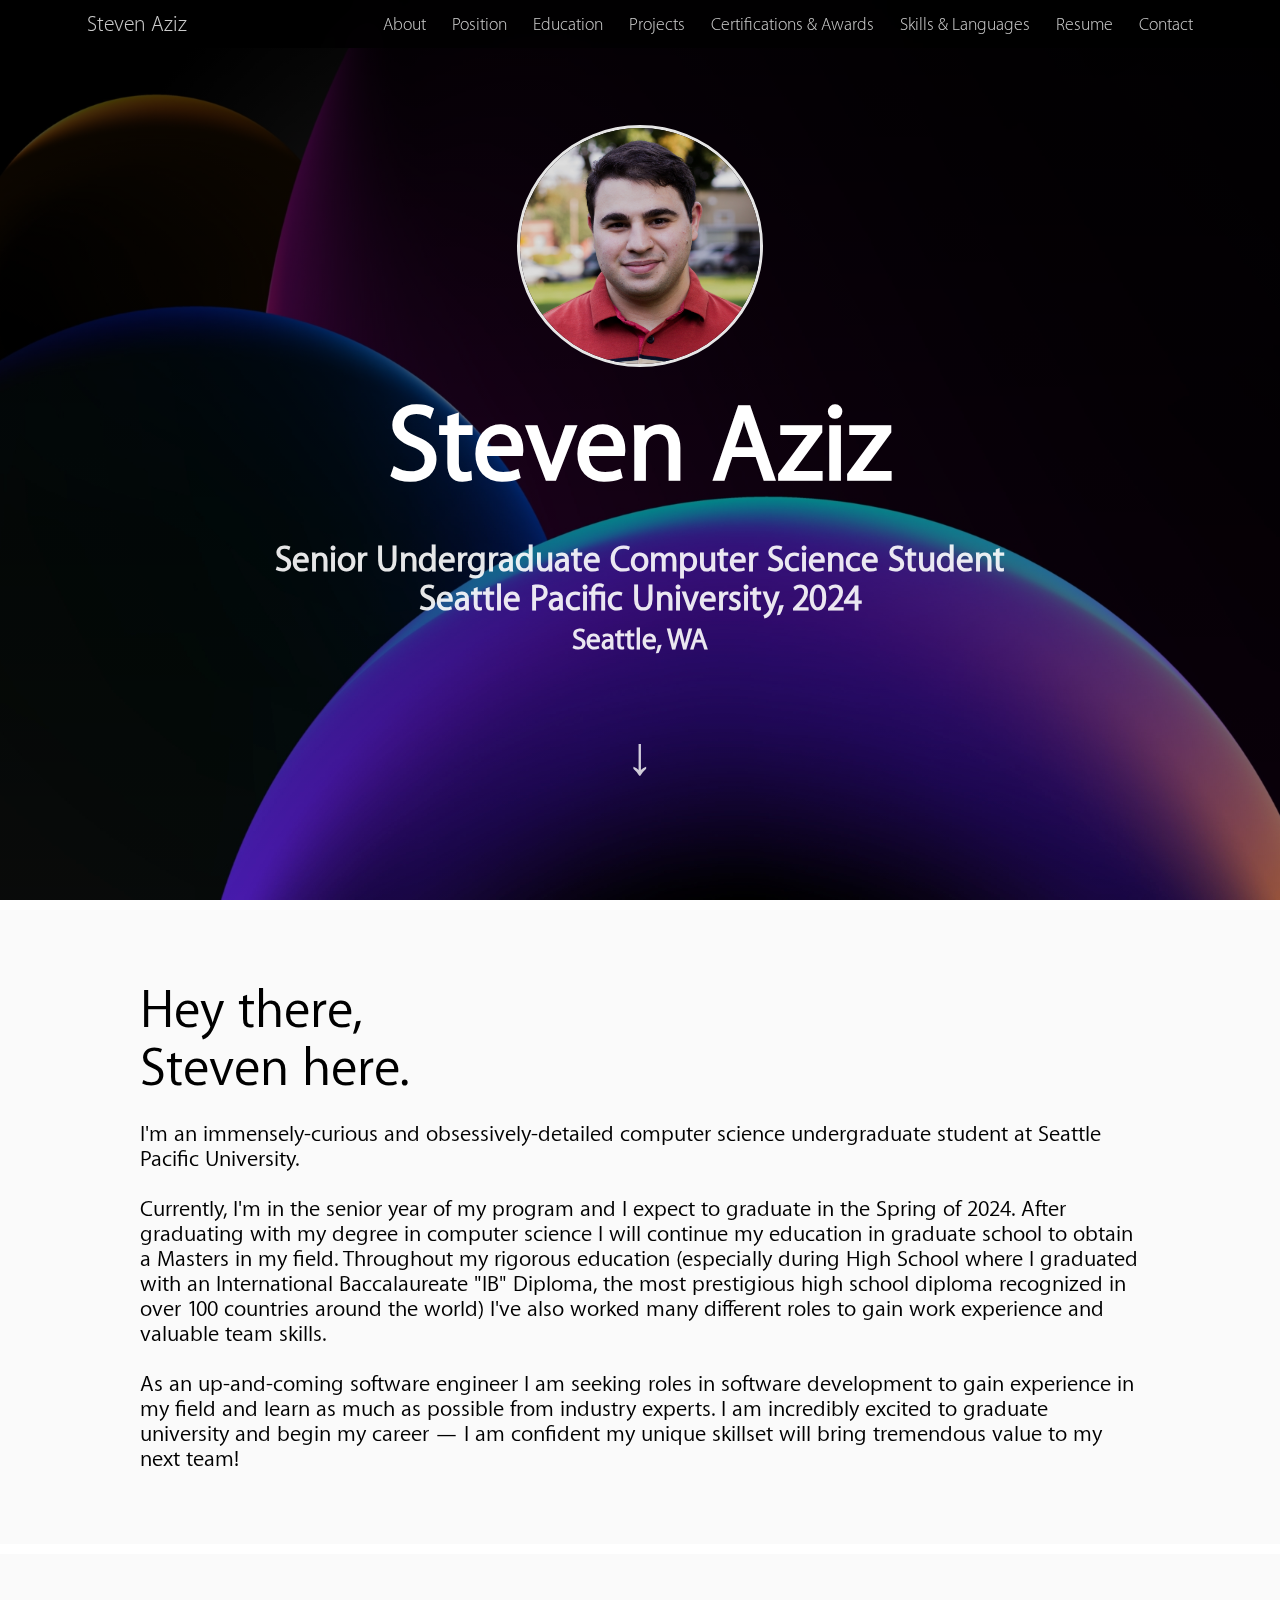
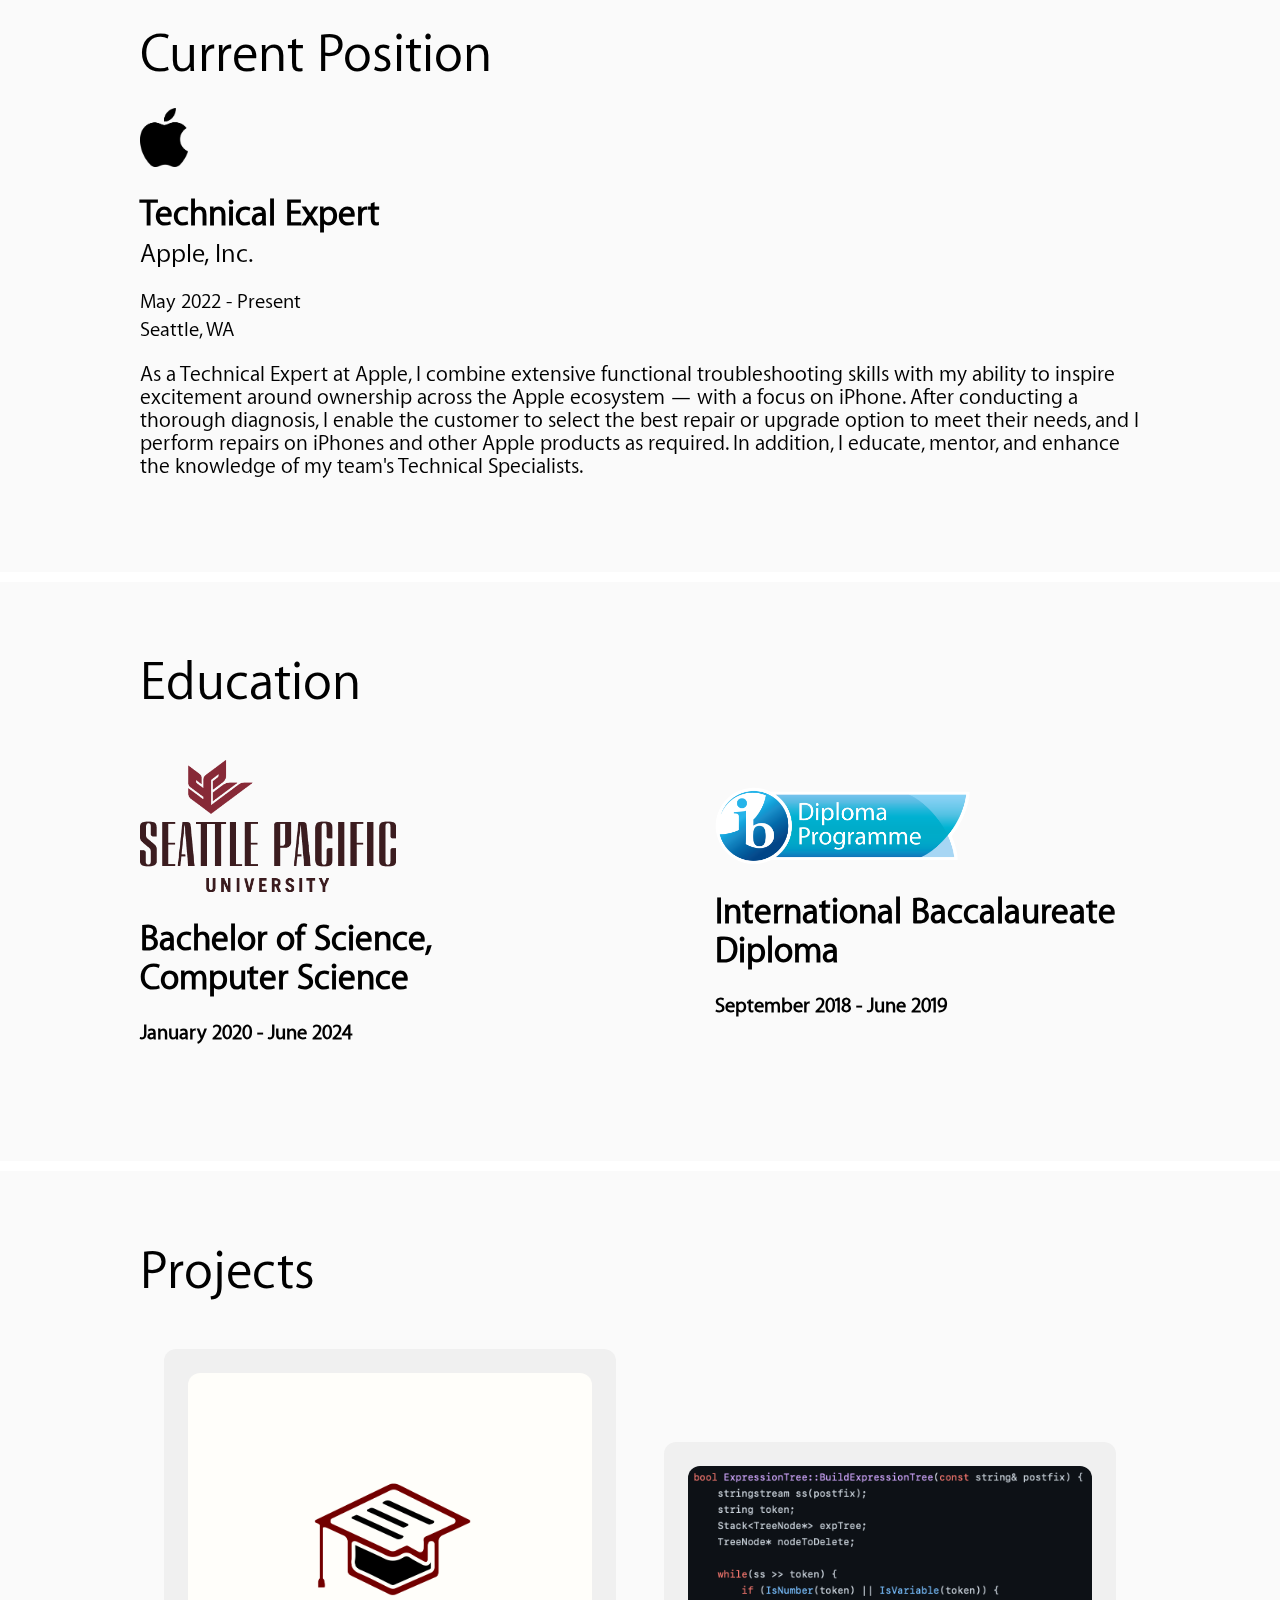
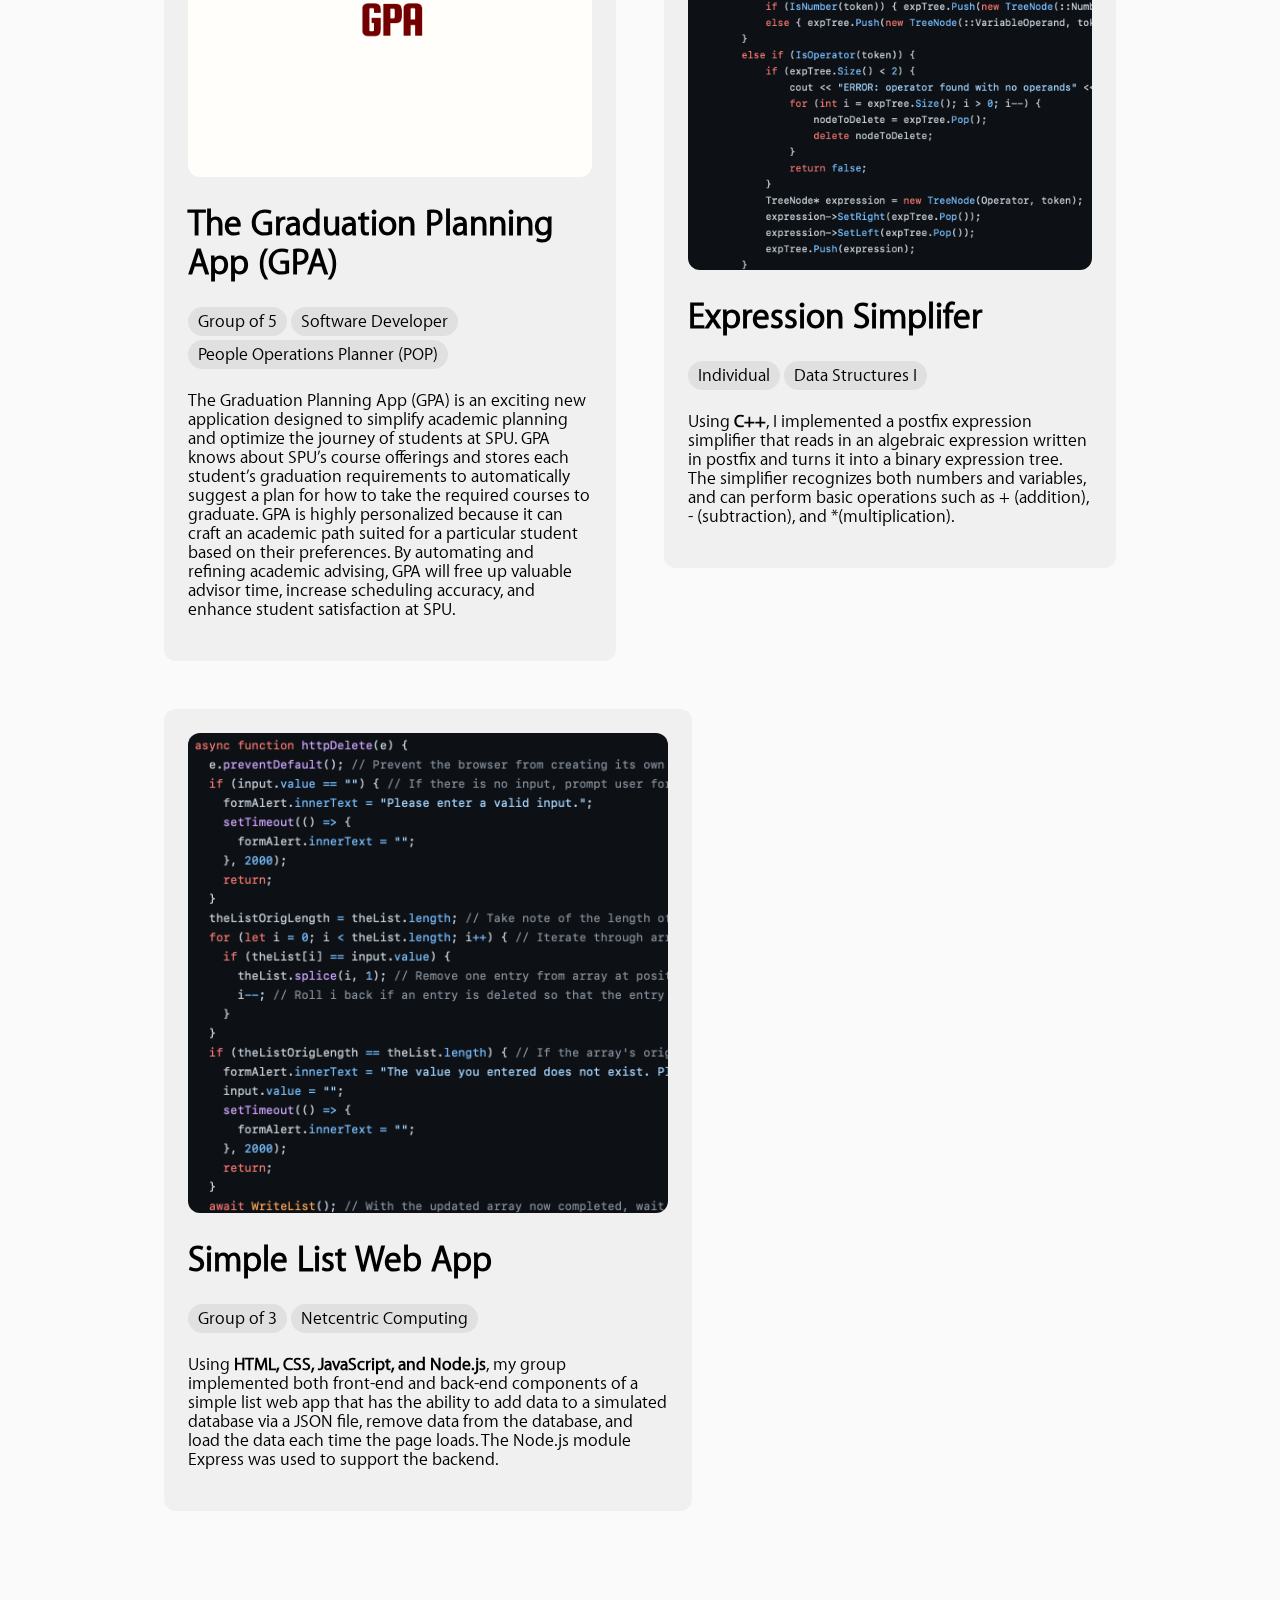
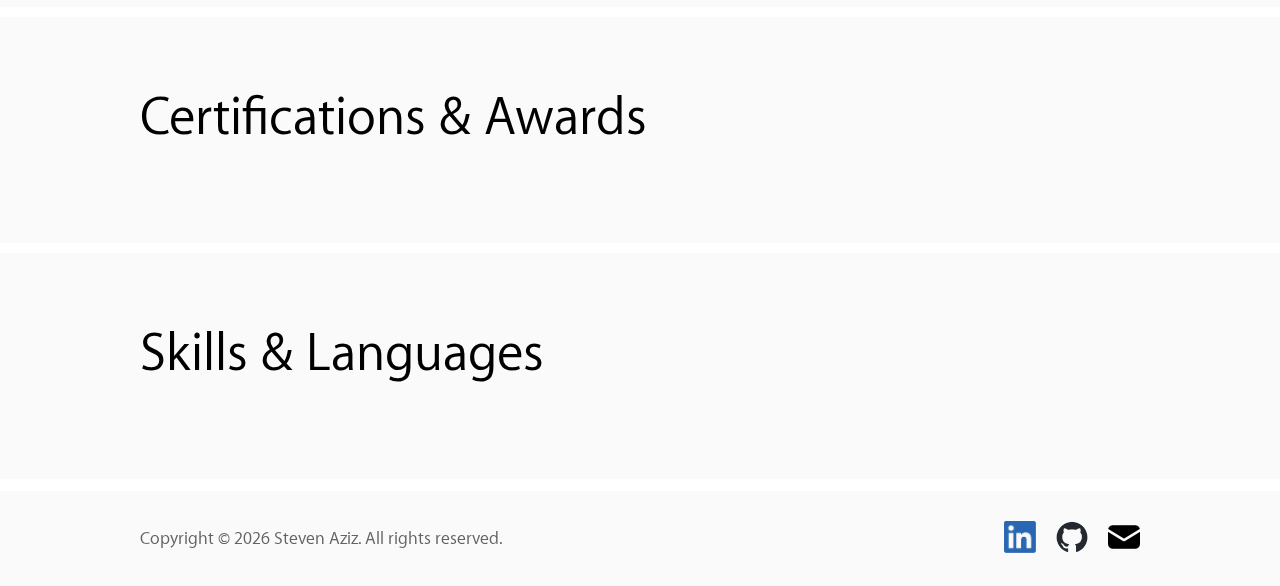
<file: index.html>
<!DOCTYPE html>
<html lang="en">
<head>
    <meta charset="utf-8">
    <meta name="viewport" content="width=device-width, initial-scale=1"/>
    <link rel="apple-touch-icon" sizes="180x180" href="/apple-touch-icon.png?v=995">
    <link rel="icon" type="image/png" sizes="32x32" href="/favicon-32x32.png?v=995">
    <link rel="icon" type="image/png" sizes="194x194" href="/favicon-194x194.png?v=995">
    <link rel="icon" type="image/png" sizes="192x192" href="/android-chrome-192x192.png?v=995">
    <link rel="icon" type="image/png" sizes="16x16" href="/favicon-16x16.png?v=995">
    <link rel="manifest" href="/site.webmanifest?v=995">
    <link rel="mask-icon" href="/safari-pinned-tab.svg?v=995" color="#000000">
    <link rel="shortcut icon" href="/favicon.ico?v=995">
    <meta name="apple-mobile-web-app-title" content="Steven Aziz">
    <meta name="application-name" content="Steven Aziz">
    <meta name="msapplication-TileColor" content="#2b5797">
    <meta name="msapplication-TileImage" content="/mstile-144x144.png?v=995">
    <meta name="theme-color" content="#000000">
    <link rel="stylesheet" href="style.css">
    <script src="script.js"></script>
    <title>Steven Aziz</title>
</head>
<body class="fade-out" onload="Main()" onresize="CheckViewport()">
    <nav>
        <div class="nav-main">
            <a href="#main">Steven Aziz</a>
            <span class="nav-desktop">
                <a href="#about">About</a>
                <a href="#position">Position</a>
                <a href="#education">Education</a>
                <a href="#projects">Projects</a>
                <a href="#certifications-awards">Certifications &amp; Awards</a>
                <a href="#skills-languages">Skills &amp; Languages</a>
                <a href="Steven_Aziz_Official_Resume.pdf" target="_blank">Resume</a>
                <a href="#contact">Contact</a>
            </span>
            <span class="nav-toggle" onclick="ToggleDropdown()">
                <span class="bar1"></span>
                <span class="bar2"></span>
            </span>
        </div>
        <div class="nav-separator"></div>
        <div class="nav-mobile-menu">
            <a href="#about">About</a>
            <a href="#position">Position</a>
            <a href="#education">Education</a>
            <a href="#projects">Projects</a>
            <a href="#certifications-awards">Certifications &amp; Awards</a>
            <a href="#skills-languages">Skills &amp; Languages</a>
            <a href="Steven_Aziz_Official_Resume.pdf" target="_blank">Resume</a>
            <a href="#contact">Contact</a>
        </div>
    </nav>
    <!-- <div class="alert">This site is under construction.</div> -->
    <main id="main">
        <img src="images/portrait.jpg" alt="Portrait photo of Steven Aziz">
        <h1>Steven Aziz</h1>
        <h2>Senior Undergraduate Computer Science Student<br>Seattle Pacific University, 2024<br><small>Seattle, WA</small></h2>
        <a href="#about">&#8595;</a>
    </main>
    <section id="about" class="about">
        <header>Hey there,<br>Steven here.</header>
        <p>
            I'm an immensely-curious and obsessively-detailed computer science undergraduate student at Seattle Pacific University.<br><br>
            Currently, I'm in the senior year of my program and I expect to graduate in the Spring of 2024. 
            After graduating with my degree in computer science I will continue my education in graduate school to obtain a Masters in my field. 
            Throughout my rigorous education (especially during High School where I graduated with an International Baccalaureate "IB" Diploma, 
            the most prestigious high school diploma recognized in over 100 countries around the world) 
            I've also worked many different roles to gain work experience and valuable team skills.<br><br>
            As an up-and-coming software engineer I am seeking roles in software development to gain experience in my field and learn as much as possible from industry experts. 
            I am incredibly excited to graduate university and begin my career — I am confident my unique skillset will bring tremendous value to my next team!
        </p>
    </section>
    <section id="position">
        <div>
            <header>Current Position</header>
            <img class="position-logo" src="images/apple_logo.png" alt="Apple logo">
            <h1 class="title">Technical Expert</h1>
            <h2 class="company">Apple, Inc.</h2>
            <h3 class="date">May 2022 - Present</h3>
            <h3 class="city">Seattle, WA</h3>
            <p class="description">
                As a Technical Expert at Apple, I combine extensive functional troubleshooting skills with my ability to inspire excitement around ownership across the Apple ecosystem — with a focus on iPhone. 
                After conducting a thorough diagnosis, I enable the customer to select the best repair or upgrade option to meet their needs, and I perform repairs on iPhones and other Apple products as required. 
                In addition, I educate, mentor, and enhance the knowledge of my team's Technical Specialists.
            </p>
        </div>
    </section>
    <section id="education">
        <header>Education</header>    
        <div>
            <div>
                <img src="images/spu-logo.png" alt="Seattle Pacific University logo">
                <h1>Bachelor of Science,<br>Computer Science</h1>
                <h3>January 2020 - June 2024</h3>
            </div>
            <div>
                <img src="images/ibdp_logo.png" alt="IB Diploma Program Logo">
                <h1>International Baccalaureate<br>Diploma</h1>
                <h3>September 2018 - June 2019</h3>
            </div>
        </div>
    </section>
    <section id="projects" class="projects">
        <header>Projects</header>
        <div class="projects-grid">
            <div>
                <img src="images/gpa_logo.png" alt="Expression simplifier code snippet">
                <h1>The Graduation Planning App (GPA)</h1>
                <div class="project-tags">
                    <p class="project-type">Group of 5</p>
                    <p class="project-type">Software Developer</p>
                    <p class="project-type">People Operations Planner (POP)</p>
                </div>
                <p>
                    The Graduation Planning App (GPA) is an exciting new application designed to simplify academic planning and optimize the journey of students at SPU. 
                    GPA knows about SPU’s course offerings and stores each student’s graduation requirements to automatically suggest a plan for how to take the required courses to graduate. 
                    GPA is highly personalized because it can craft an academic path suited for a particular student based on their preferences. 
                    By automating and refining academic advising, GPA will free up valuable advisor time, increase scheduling accuracy, and enhance student satisfaction at SPU.
                </p>
            </div>
            <div>
                <img src="images/expression_simplifier_snippet.png" alt="Expression simplifier code snippet">
                <h1>Expression Simplifer</h1>
                <div class="project-tags">
                    <p class="project-type">Individual</p>
                    <p class="project-type">Data Structures I</p>
                </div>
                <p>
                    Using <b>C++</b>, I implemented a postfix expression simplifier that reads in an algebraic expression written in postfix 
                    and turns it into a binary expression tree. The simplifier recognizes both numbers and variables, and can perform basic operations 
                    such as + (addition), - (subtraction), and *(multiplication).
                </p>
            </div>
            <div>
                <img src="images/list_webapp_snippet.png" alt="Simple list web app code snippet">
                <h1>Simple List Web App</h1>
                <div class="project-tags">
                    <p class="project-type">Group of 3</p>
                    <p class="project-type">Netcentric Computing</p>
                </div>
                <p>
                    Using <b>HTML, CSS, JavaScript, and Node.js</b>, my group implemented both front-end and back-end components of a simple list web app that has
                    the ability to add data to a simulated database via a JSON file, remove data from the database, and load the data each time the page 
                    loads. The Node.js module Express was used to support the backend.
                </p>
            </div>
        </div>
    </section>
    <section id="certifications-awards">
        <header>Certifications &amp; Awards</header>
    </section>
    <section id="skills-languages">
        <header>Skills &amp; Languages</header>
    </section>
    <footer id="contact">
        <div>
            <p id="copyright"></p>
            <div>
                <a href="https://www.linkedin.com/in/stevenaziz" target="_blank">
                    <img src="images/linkedin_bug.png" alt="LinkedIn logo">
                </a>
                <a href="https://github.com/stevenaziz" target="_blank">
                    <img src="images/github_mark.png" alt="GitHub logo">
                </a>
                <a href="mailto:hello@stevenaziz.com" target="_blank">
                    <img src="images/email.png" alt="email icon">
                </a>
            </div>
        </div>
    </footer>
</body>
</html>
</file>
<file: style.css>
/* Import fonts */
@font-face {
    font-family: 'Myriad Pro Text';
    src: url("fonts/Myriad Pro - Text.ttf");
    font-display: swap;
}
@font-face {
    font-family: 'Myriad Pro Thin';
    src: url("fonts/Myriad Pro - Thin.ttf");
    font-display: swap;
}
/* animation for down arrow */
@keyframes bounce {
    from {
        transform: translateY(0);
    }
    to {
        transform: translateY(24px);
    }
}
@media (hover:hover) {
    .nav-main>a:hover {
        color: var(--white);
    }
    .nav-desktop>a:hover {
        color: var(--white);
    }
    .nav-toggle:hover .bar1 {
        background-color: var(--white);
    }
    .nav-toggle:hover .bar2 {
        background-color: var(--white);
    }
    .nav-mobile-menu>a:hover {
        color: var(--white);
    }
}
* {
    font-family: "Myriad Pro Text", "Helvetica Neue", "Helvetica";
    text-decoration: none;
}
:root {
    scroll-behavior: smooth;
    background-color: hsl(0, 0%, 0%);
    font-size: clamp(16px, 2vmin, 20px);

    --white: hsl(0, 0%, 100%);
    --transWhite: hsla(0, 0%, 100%, 0.8);
    --gray: hsl(0, 0%, 30%);
}
body {
    min-width: 320px;
    padding: 0;
    margin: 0;
    opacity: 1;
    transition: opacity 3s;
}
.fade-out {
    opacity: 0 !important;
    transition: none !important;
}
.fullscreen-nav {
    overflow: hidden;
}
nav {
    position: fixed;
    top: 0;
    left: 0;
    right: 0;
    z-index: 9999;
    background-color: hsla(0, 0%, 0%, 0.8);
    height: 48px;
    -webkit-backdrop-filter: saturate(2.4) blur(12px);
    backdrop-filter: saturate(2.4) blur(12px);
    transition: height .4s ease-in-out, background-color .1s ease-in-out .3s;
    overflow: hidden;
}
.nav-main {
    display: flex;
    flex-direction: row;
    align-items: center;
    justify-content: space-around;
    flex-wrap: nowrap;
    height: 48px;
}
.nav-main>a {
    font-family: "Myriad Pro Thin", "Helvetica Neue", "Helvetica";
    font-size: 22px;
    color: var(--transWhite);
    transition: color .3s;
}
.nav-desktop>a {
    font-family: "Myriad Pro Thin", "Helvetica Neue", "Helvetica";
    font-size: 18px;
    color: var(--transWhite);
    transition: color .3s;
    padding-left: 22px;
}
.nav-toggle {
    display: none;
    width: 24px;
    height: 12px;
    cursor: pointer;
}
.bar1 {
    display: block;
    width: 24px;
    height: 1px;
    background-color: var(--transWhite);
    margin-bottom: 10px;
    transition: background-color .3s, transform .4s;
}
.bar2 {
    display: block;
    width: 24px;
    height: 1px;
    background-color: var(--transWhite);
    transition: background-color .3s, transform .4s;
}
.nav-separator {
    height: 1px;
    background-color: var(--gray);
    width: 100vw;
    opacity: 0.25;
    transition: opacity .3s ease-in-out .1s, margin .3s ease-in-out .1s;
}
.nav-mobile-menu {
    position: absolute;
    top: 49px;
    left: 0;
    right: 0;
    bottom: 0;
    opacity: 0.25;
    padding: 0 calc((100vw - 122px) / 4) 22px;
    overflow-y: auto;
    transition: opacity .3s ease-in-out .1s, top .3s ease-in-out .1s;
}
.nav-mobile-menu>a {
    font-family: "Myriad Pro Thin", "Helvetica Neue", "Helvetica";
    display: block;
    text-align: left;
    font-size: 18px;
    color: var(--transWhite);
    padding: 22px 0;
    border-bottom: 1px solid var(--gray);
    transition: color .3s;
}
.nav-mobile-menu>a:last-child {
    border-style: none;
}
.mobile .nav-desktop {
    display: none !important;
}
.mobile .nav-toggle {
    display: inline-block !important;
}
.fullscreen-nav nav {
    height: 100% !important;
    background-color: hsla(0, 0%, 0%, 1) !important;
    transition: height .4s ease-in-out, background-color .1s ease-in-out !important;
}
.fullscreen-nav .bar1 {
    transform: translate(0px, 6px) rotate(-45deg);
}
.fullscreen-nav .bar2 {
    transform: translate(0px, -5px) rotate(45deg);
}
.fullscreen-nav .nav-separator {
    opacity: 1 !important;
    margin-top: 22px;
}
.fullscreen-nav .nav-mobile-menu {
    opacity: 1 !important;
    top: 71px !important;
}
/* .alert {
    position: fixed;
    top: 48px;
    left: 0;
    right: 0;
    z-index: 9998;
    height: 36px;
    background-color: hsl(0, 0%, 96%);
    text-align: center;
    display: flex;
    flex-direction: row;
    justify-content: center;
    align-items: center;

} */
main {
    box-sizing: border-box;
    background: linear-gradient(to bottom, hsla(0, 0%, 0%, 0.8), hsla(0, 0%, 0%, 0.2)), url("images/backdrop.jpg");
    background-size: cover;
    background-position: center;
    background-repeat: no-repeat;
    background-origin: border-box;
    background-clip: border-box;
    padding: 78px 30px 30px 30px;
    min-height: 100vh;
    display: flex;
    flex-direction: column;
    justify-content: center;
    align-items: center;
}
main>img {
    width: clamp(140px, 60vw, 240px);
    border-radius: 50%;
    border: 3px solid var(--white);
    filter: brightness(0.9);
    flex-grow: 0;
    flex-shrink: 0;
}
main>h1 {
    color: var(--white);
    font-size: 6rem;
    margin: 2rem 0 1rem;
    text-align: center;
    line-height: 5rem;
}
main>h2 {
    color:var(--white);
    opacity: 0.9;
    font-size: 2rem;
    text-align: center;
}
main>a {
    margin: 2rem 0;
    color: var(--white);
    opacity: 0.8;
    font-size: 3rem;
    animation: bounce alternate 2s ease-in-out infinite;
}
section {
    background-color: hsl(0, 0%, 98%);
    border-top: 10px solid var(--white);
    padding: 72px 40px;
}
section>*, footer>* {
    max-width: 1000px;
    margin: 0 auto;
}
header {
    padding-bottom: 24px;
    font-size: 3rem;
    text-align: left;
}
.about>p {
    text-align: left;
    font-size: 1.3rem;
}
.position-logo {
    width: 48px;
}
.title {
    margin-bottom: 6px;
    font-weight: 600;
}
.company {
    margin-top: 6px;
    font-weight: 400;
}
.date {
    margin-bottom: 6px;
    font-weight: 200;
}
.city {
    margin-top: 6px;
    font-weight: 200;
}
.description {
    font-size: 1.2rem;
}
#education>div {
    display: flex;
    flex-direction: row;
    justify-content: space-between;
    align-items: center;
    flex-wrap: wrap;
}
#education img {
    width: 256px;
}
#education>div>div {
    padding: 24px 24px 24px 0px;
}
.projects-grid {
    display: flex;
    justify-content: space-between;
    align-items: center;
    flex-wrap: wrap;
    flex-direction: row;
}
.projects-grid>div {
    background-color: hsl(0, 0%, 94%);
    padding: 24px;
    margin: 24px;
    border-radius: 12px;
    max-width: 480px;
    flex-grow: 1;
    flex-shrink: 1;
    flex-basis: 320px;
}
.projects-grid img {
    width: 100%;
    border-radius: 12px;
}
.project-tags {
    display: flex;
    flex-direction: row;
    flex-wrap: wrap;
    justify-content: start;
    align-items: start;
}
.project-type {
    background-color: hsl(0, 0%, 88%);
    border-radius: 20px;
    padding: 5px 10px;
    font-size: 1rem;
    margin: 0 4px 4px 0;
}
footer {
    background-color: hsl(0, 0%, 98%);
    border-top: 12px solid var(--white);
    padding: 20px 40px;
}
footer>div {
    display: flex;
    flex-wrap: wrap;
    flex-direction: row;
    align-items: center;
    justify-content: space-between;
}
footer p {
    color: hsl(0, 0%, 39%);
}
footer img {
    width: 32px;
    margin-left: 16px;
}
</file>
